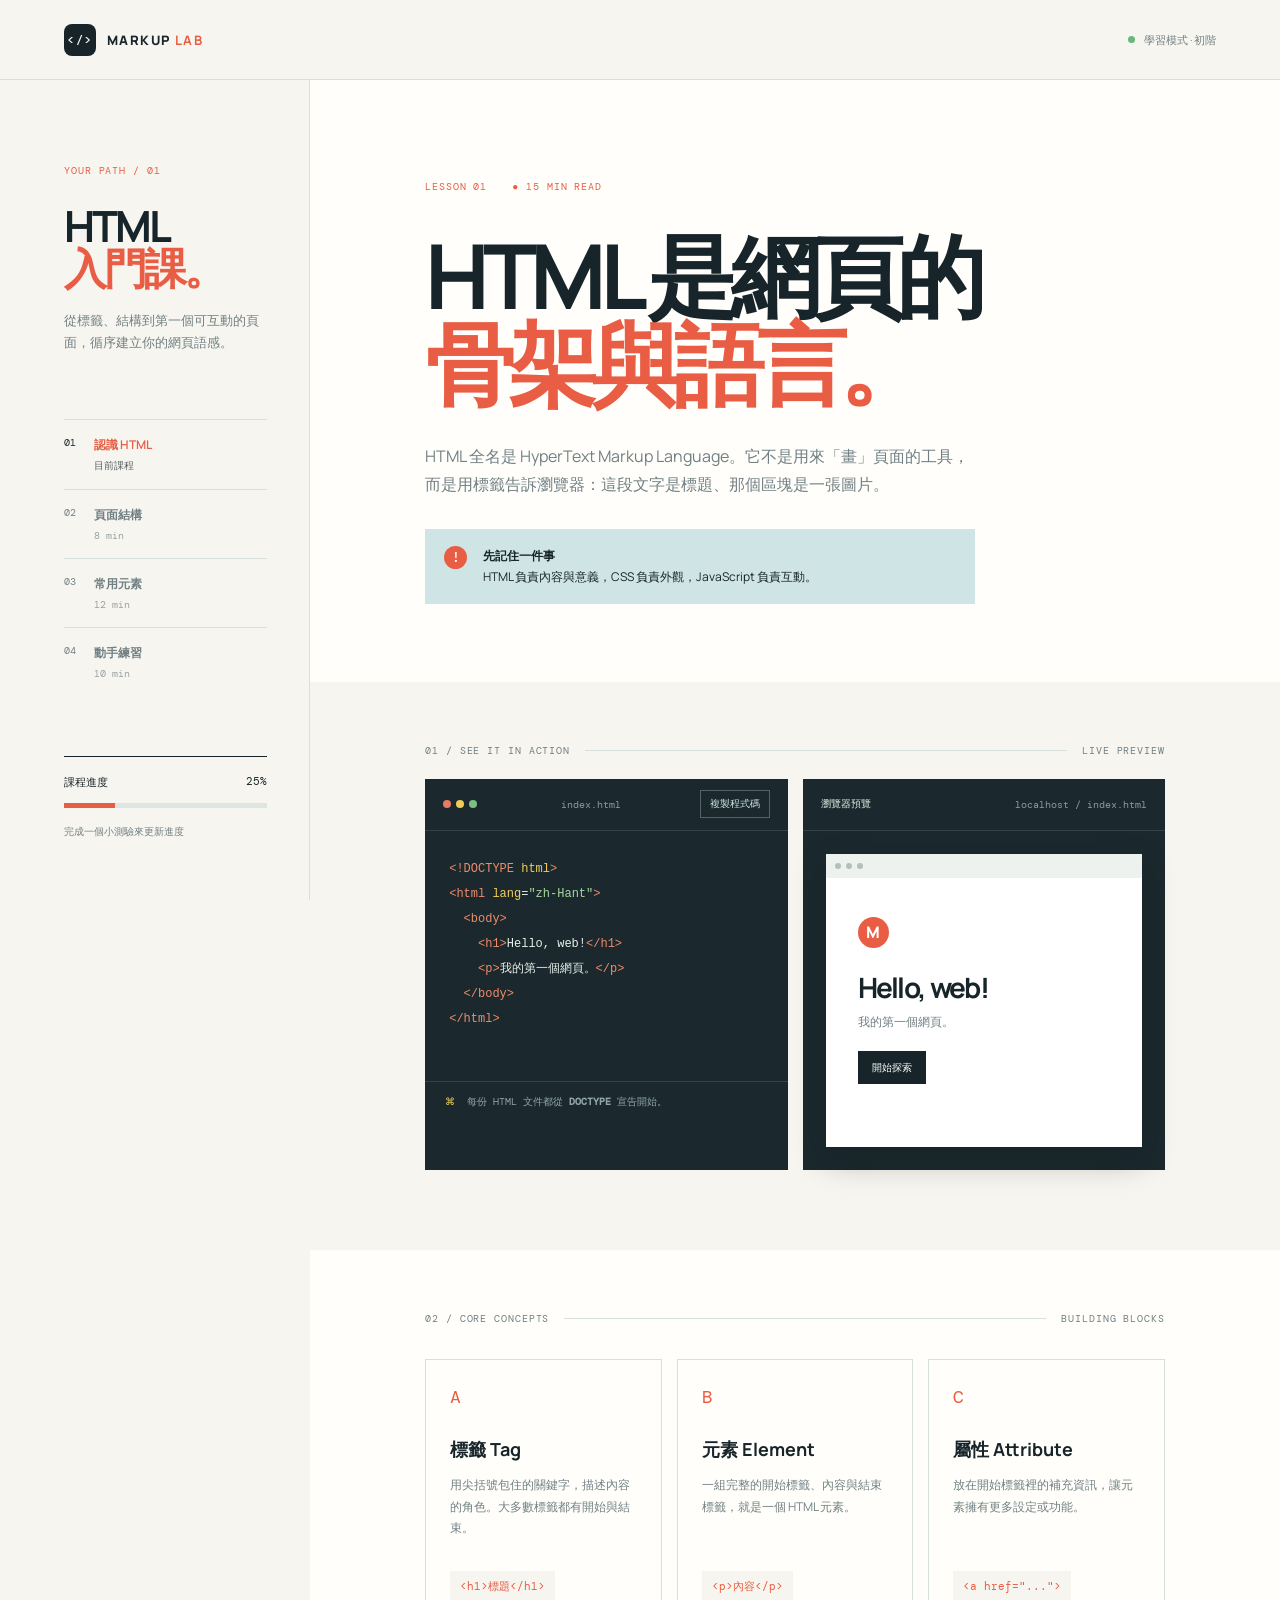
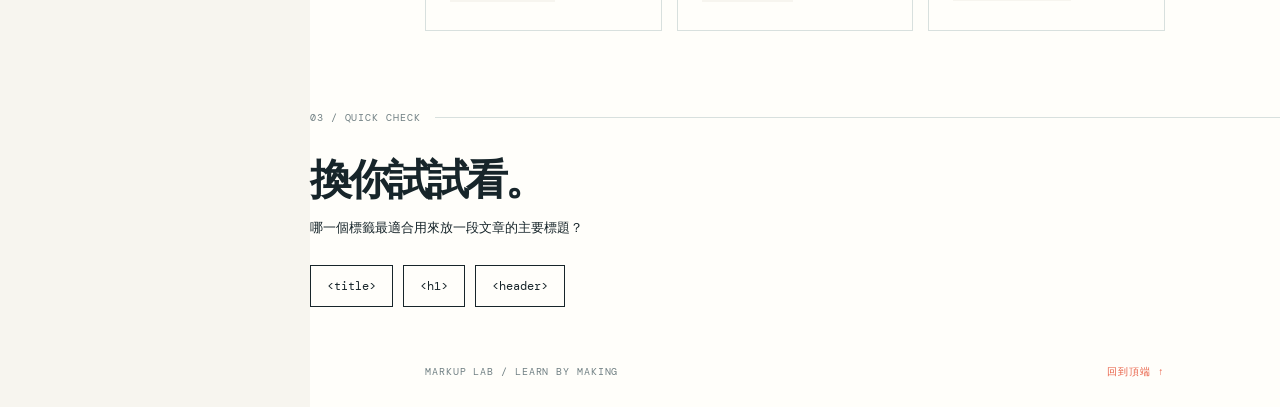
<file: index.html>
<!doctype html>
<html lang="zh-Hant">
  <head>
    <meta charset="UTF-8" />
    <meta name="viewport" content="width=device-width, initial-scale=1.0" />
    <meta name="description" content="用實作學會 HTML 的互動式入門教學。" />
    <title>Markup Lab | HTML 入門工作室</title>
    <link rel="preconnect" href="https://fonts.googleapis.com" />
    <link rel="preconnect" href="https://fonts.gstatic.com" crossorigin />
    <link href="https://fonts.googleapis.com/css2?family=DM+Mono:wght@400;500&family=Manrope:wght@400;500;600;700;800&display=swap" rel="stylesheet" />
    <link rel="stylesheet" href="styles.css" />
  </head>
  <body>
    <header class="topbar">
      <a class="logo" href="#top"><span class="logo-mark">&lt;/&gt;</span><span>MARKUP <b>LAB</b></span></a>
      <div class="topbar-meta"><span class="status-dot"></span><span>學習模式 · 初階</span><button class="menu-button" id="menuButton" aria-label="開啟課程選單">選單</button></div>
    </header>
    <div class="layout" id="top">
      <aside class="sidebar" id="sidebar">
        <p class="sidebar-label">YOUR PATH / 01</p><h1>HTML<br /><em>入門課。</em></h1><p class="sidebar-intro">從標籤、結構到第一個可互動的頁面，循序建立你的網頁語感。</p>
        <nav class="lesson-nav" aria-label="課程章節"><a class="lesson-link active" href="#start"><span>01</span><b>認識 HTML</b><i>目前課程</i></a><a class="lesson-link" href="#structure"><span>02</span><b>頁面結構</b><i>8 min</i></a><a class="lesson-link" href="#elements"><span>03</span><b>常用元素</b><i>12 min</i></a><a class="lesson-link" href="#practice"><span>04</span><b>動手練習</b><i>10 min</i></a></nav>
        <div class="progress-box"><div class="progress-title"><span>課程進度</span><strong id="progressText">25%</strong></div><div class="progress-track"><span id="progressBar"></span></div><small>完成一個小測驗來更新進度</small></div>
      </aside>
      <main class="content">
        <section class="lesson-hero" id="start"><div class="lesson-kicker"><span>LESSON 01</span><span>● 15 MIN READ</span></div><h2>HTML 是網頁的<br /><mark>骨架與語言。</mark></h2><p class="lead">HTML 全名是 HyperText Markup Language。它不是用來「畫」頁面的工具，而是用標籤告訴瀏覽器：這段文字是標題、那個區塊是一張圖片。</p><div class="tip"><span class="tip-icon">!</span><p><b>先記住一件事</b><br />HTML 負責內容與意義，CSS 負責外觀，JavaScript 負責互動。</p></div></section>
        <section class="workbench" id="structure"><div class="section-line"><span>01 / SEE IT IN ACTION</span><span class="line"></span><span>LIVE PREVIEW</span></div><div class="workbench-grid"><div class="code-panel"><div class="panel-head"><span><i class="window-dot red"></i><i class="window-dot yellow"></i><i class="window-dot green"></i></span><span class="file-name">index.html</span><button class="copy-button" id="copyButton">複製程式碼</button></div><pre><code><span class="tag">&lt;!DOCTYPE</span> <span class="attr">html</span><span class="tag">&gt;</span>
<span class="tag">&lt;html</span> <span class="attr">lang</span>=<span class="value">"zh-Hant"</span><span class="tag">&gt;</span>
  <span class="tag">&lt;body&gt;</span>
    <span class="tag">&lt;h1&gt;</span>Hello, web!<span class="tag">&lt;/h1&gt;</span>
    <span class="tag">&lt;p&gt;</span>我的第一個網頁。<span class="tag">&lt;/p&gt;</span>
  <span class="tag">&lt;/body&gt;</span>
<span class="tag">&lt;/html&gt;</span></code></pre><div class="code-note"><span>⌘</span> 每份 HTML 文件都從 <b>DOCTYPE</b> 宣告開始。</div></div><div class="preview-panel"><div class="panel-head"><span class="preview-label">瀏覽器預覽</span><span class="preview-address">localhost / index.html</span></div><div class="preview-page"><div class="preview-browser-bar"><span></span><span></span><span></span></div><div class="preview-body"><div class="mini-logo">M</div><h3>Hello, web!</h3><p>我的第一個網頁。</p><button>開始探索</button></div></div></div></div></section>
        <section class="concepts" id="elements"><div class="section-line"><span>02 / CORE CONCEPTS</span><span class="line"></span><span>BUILDING BLOCKS</span></div><div class="concept-grid"><article><span class="concept-number">A</span><h3>標籤 Tag</h3><p>用尖括號包住的關鍵字，描述內容的角色。大多數標籤都有開始與結束。</p><code>&lt;h1&gt;標題&lt;/h1&gt;</code></article><article><span class="concept-number">B</span><h3>元素 Element</h3><p>一組完整的開始標籤、內容與結束標籤，就是一個 HTML 元素。</p><code>&lt;p&gt;內容&lt;/p&gt;</code></article><article><span class="concept-number">C</span><h3>屬性 Attribute</h3><p>放在開始標籤裡的補充資訊，讓元素擁有更多設定或功能。</p><code>&lt;a href="..."&gt;</code></article></div></section>
        <section class="practice" id="practice"><div><div class="section-line"><span>03 / QUICK CHECK</span><span class="line"></span></div><h2>換你試試看。</h2><p>哪一個標籤最適合用來放一段文章的主要標題？</p></div><div class="quiz-options"><button data-answer="wrong">&lt;title&gt;</button><button data-answer="correct">&lt;h1&gt;</button><button data-answer="wrong">&lt;header&gt;</button><p class="quiz-result" id="quizResult" aria-live="polite"></p></div></section>
        <footer><span>MARKUP LAB / LEARN BY MAKING</span><a href="#top">回到頂端 ↑</a></footer>
      </main>
    </div>
    <script src="script.js"></script>
  </body>
</html>
</file>
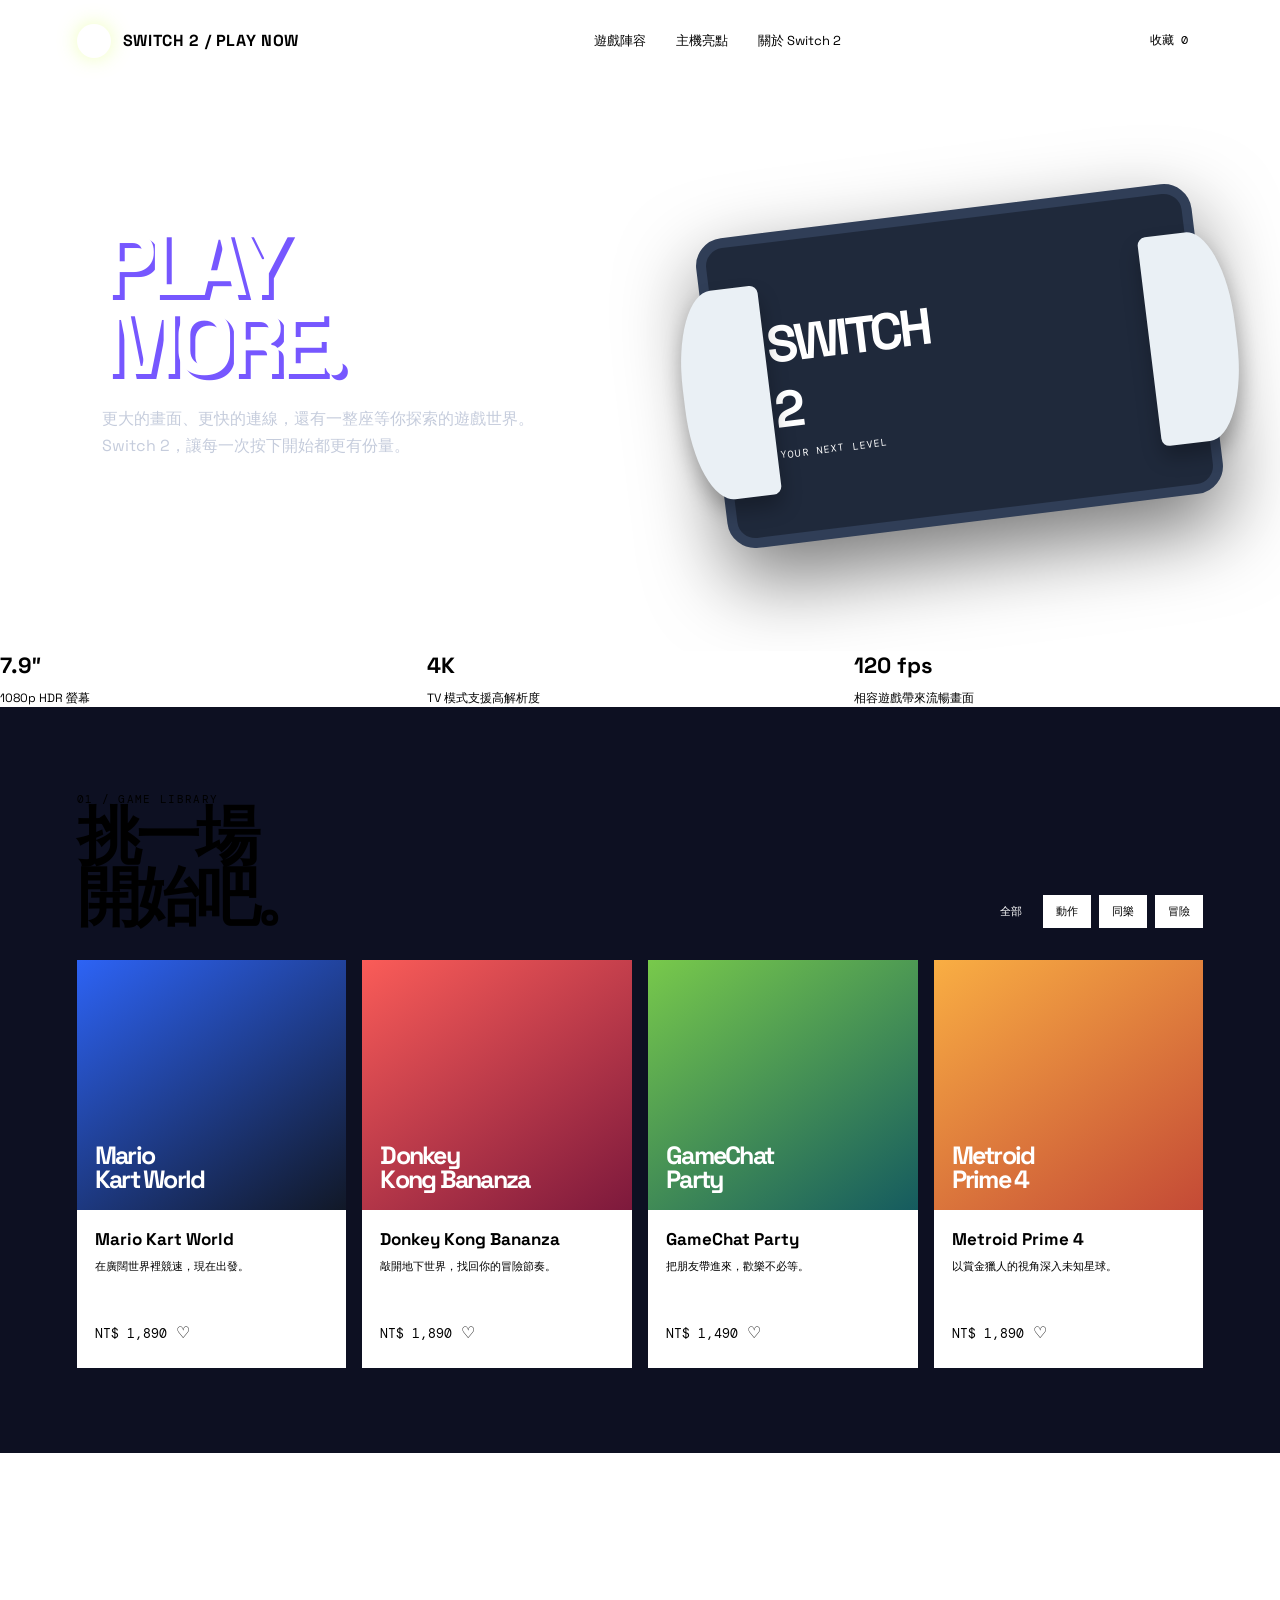
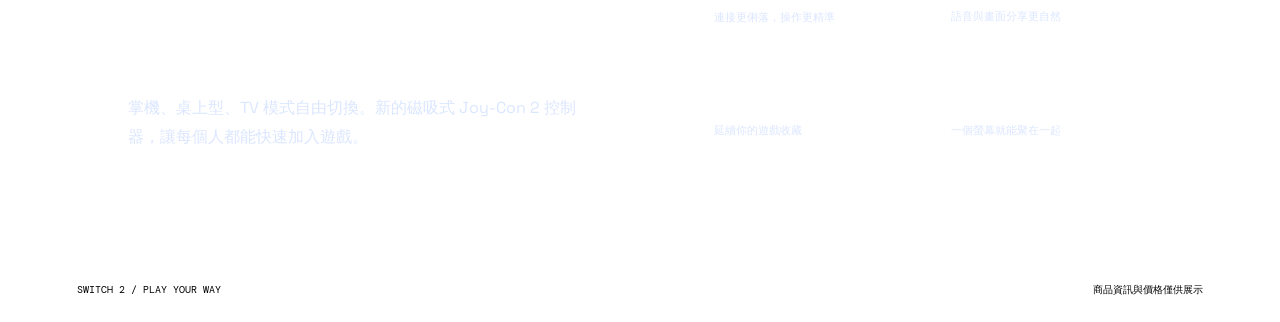
<file: switch.html>
<!DOCTYPE html>
<html lang="zh-Hant">
<head>
	<meta charset="UTF-8">
	<meta name="viewport" content="width=device-width, initial-scale=1.0">
	<title>Switch 2 | 遊戲現在開始</title>
	<link rel="preconnect" href="https://fonts.googleapis.com">
	<link rel="preconnect" href="https://fonts.gstatic.com" crossorigin>
	<link href="https://fonts.googleapis.com/css2?family=DM+Mono:wght@400;500&family=Space+Grotesk:wght@500;600;700&display=swap" rel="stylesheet">
	<style>
<<<<<<< HEAD
		:root { --navy: #090b18; --blue: #7657ff; --cyan: #5ee7ff; --lime: #d7ff4f; --paper: #101326; --muted: #9ba3c7; --line: #2a3155; --pink: #ff4f9a; }
		* { box-sizing: border-box; }
		html { scroll-behavior: smooth; }
		body { margin: 0; color: #f7f8ff; background: var(--paper); font-family: "Space Grotesk", sans-serif; background-image: linear-gradient(#ffffff05 1px, transparent 1px), linear-gradient(90deg, #ffffff05 1px, transparent 1px); background-size: 32px 32px; }
		a { color: inherit; text-decoration: none; }
		button { font: inherit; cursor: pointer; }
		.nav { position: sticky; top: 0; z-index: 5; display: flex; align-items: center; justify-content: space-between; padding: 18px 6vw; background: #090b18e8; border-bottom: 1px solid var(--line); backdrop-filter: blur(14px); }
		.brand { display: flex; align-items: center; gap: 12px; font-weight: 700; letter-spacing: .04em; }
		.brand-mark { display: grid; place-items: center; width: 34px; height: 34px; color: var(--navy); background: var(--lime); border-radius: 8px; font-size: 12px; box-shadow: 0 0 20px #d7ff4f66; }
		.nav-links { display: flex; gap: 30px; color: var(--muted); font-size: 13px; }
		.nav-links a:hover { color: var(--cyan); }
		.bag { border: 1px solid var(--cyan); padding: 10px 15px; color: var(--cyan); background: transparent; font: 12px "DM Mono", monospace; }
		.bag:hover { color: var(--navy); background: var(--cyan); }
		.hero { position: relative; display: grid; grid-template-columns: 1fr 1fr; min-height: 570px; overflow: hidden; background: radial-gradient(circle at 80% 45%, #263b77, transparent 36%), var(--navy); color: #fff; }
		.hero::before { content: "LEVEL 02  //  READY PLAYER"; position: absolute; top: 25px; right: 6vw; color: #ffffff55; font: 10px "DM Mono", monospace; letter-spacing: .14em; }
		.hero-copy { display: flex; flex-direction: column; justify-content: center; padding: 80px 8vw; }
		.eyebrow, .mono { color: var(--cyan); font: 11px "DM Mono", monospace; letter-spacing: .12em; }
		h1 { max-width: 560px; margin: 22px 0; color: #fff; font-size: clamp(54px, 7vw, 104px); line-height: .88; letter-spacing: -.08em; text-shadow: 5px 5px 0 #7657ff; }
		h1 span { color: var(--lime); }
		.hero-copy p { max-width: 460px; margin: 0 0 32px; color: #c5ccdc; font-size: 16px; line-height: 1.7; }
		.primary { width: fit-content; border: 0; padding: 15px 22px; color: var(--navy); background: var(--lime); font-weight: 700; box-shadow: 5px 5px 0 var(--pink); transition: transform .2s, box-shadow .2s; }
		.primary:hover { transform: translate(3px, 3px); box-shadow: 2px 2px 0 var(--pink); }
		.hero-art { position: relative; display: grid; place-items: center; background: radial-gradient(circle at 58% 42%, #314a88, var(--navy) 58%); }
		.console { position: relative; display: flex; align-items: center; width: min(78%, 500px); aspect-ratio: 1.6; padding: 8%; background: #171b32; border: 10px solid #303e57; border-radius: 28px; box-shadow: 0 32px 80px #0008, 0 0 35px #7657ff77; transform: rotate(-7deg); }
=======
		:root { --navy: #111827; --blue: #2d63f5; --cyan: #63d8ed; --lime: #d9f75d; --paper: #f5f7fb; --muted: #667085; --line: #dce2ed; }
		* { box-sizing: border-box; }
		html { scroll-behavior: smooth; }
		body { margin: 0; color: var(--navy); background: var(--paper); font-family: "Space Grotesk", sans-serif; }
		a { color: inherit; text-decoration: none; }
		button { font: inherit; cursor: pointer; }
		.nav { display: flex; align-items: center; justify-content: space-between; padding: 22px 6vw; background: #fff; border-bottom: 1px solid var(--line); }
		.brand { display: flex; align-items: center; gap: 12px; font-weight: 700; letter-spacing: .04em; }
		.brand-mark { display: grid; place-items: center; width: 34px; height: 34px; color: #fff; background: var(--blue); border-radius: 50%; font-size: 12px; }
		.nav-links { display: flex; gap: 30px; color: var(--muted); font-size: 13px; }
		.bag { border: 1px solid var(--navy); padding: 10px 15px; background: transparent; font: 12px "DM Mono", monospace; }
		.hero { display: grid; grid-template-columns: 1fr 1fr; min-height: 570px; overflow: hidden; background: var(--navy); color: #fff; }
		.hero-copy { display: flex; flex-direction: column; justify-content: center; padding: 80px 8vw; }
		.eyebrow, .mono { color: var(--cyan); font: 11px "DM Mono", monospace; letter-spacing: .12em; }
		h1 { max-width: 560px; margin: 22px 0; font-size: clamp(54px, 7vw, 104px); line-height: .88; letter-spacing: -.08em; }
		h1 span { color: var(--lime); }
		.hero-copy p { max-width: 460px; margin: 0 0 32px; color: #c5ccdc; font-size: 16px; line-height: 1.7; }
		.primary { width: fit-content; border: 0; padding: 15px 22px; color: var(--navy); background: var(--lime); font-weight: 700; }
		.hero-art { position: relative; display: grid; place-items: center; background: radial-gradient(circle at 58% 42%, #314a88, var(--navy) 58%); }
		.console { position: relative; display: flex; align-items: center; width: min(78%, 500px); aspect-ratio: 1.6; padding: 8%; background: #1f293b; border: 10px solid #303e57; border-radius: 28px; box-shadow: 0 32px 80px #0008; transform: rotate(-7deg); }
>>>>>>> origin/add/switch2.html
		.screen { display: grid; place-items: center; width: 100%; height: 100%; background: linear-gradient(135deg, #45b8e9, #3446c6 72%); border-radius: 5px; color: #fff; text-align: center; }
		.screen strong { display: block; font-size: clamp(25px, 4vw, 54px); letter-spacing: -.08em; }
		.screen small { font: 10px "DM Mono", monospace; letter-spacing: .12em; }
		.joy { position: absolute; top: 50%; width: 18%; height: 72%; background: #eaf0f5; transform: translateY(-50%); box-shadow: 0 12px 20px #0004; }
		.joy.left { left: -8%; border-radius: 45% 8px 8px 45%; }
		.joy.right { right: -8%; border-radius: 8px 45% 45% 8px; }
		.joy::after { content: ""; position: absolute; top: 40%; left: 35%; width: 28%; aspect-ratio: 1; border-radius: 50%; background: var(--blue); }
		.spec-strip { display: grid; grid-template-columns: repeat(3, 1fr); gap: 1px; background: var(--line); border-bottom: 1px solid var(--line); }
<<<<<<< HEAD
		.spec { padding: 28px 6vw; background: #151a31; }
		.spec strong { display: block; margin-bottom: 7px; font-size: 22px; }
		.spec span { color: var(--muted); font-size: 12px; }
		.games { padding: 85px 6vw; background: #0d1022; }
		.section-head { display: flex; align-items: end; justify-content: space-between; gap: 20px; margin-bottom: 32px; }
		h2 { margin: 0; font-size: clamp(34px, 5vw, 64px); line-height: .95; letter-spacing: -.07em; }
		.filters { display: flex; gap: 8px; flex-wrap: wrap; }
		.filter { padding: 9px 13px; border: 1px solid var(--line); background: transparent; color: var(--muted); font-size: 11px; }
		.filter.active, .filter:hover { border-color: var(--blue); color: #fff; background: var(--blue); }
		.game-grid { display: grid; grid-template-columns: repeat(4, 1fr); gap: 16px; }
		.game-card { overflow: hidden; background: #161a34; border: 1px solid var(--line); transition: transform .25s, box-shadow .25s; }
=======
		.spec { padding: 28px 6vw; background: #fff; }
		.spec strong { display: block; margin-bottom: 7px; font-size: 22px; }
		.spec span { color: var(--muted); font-size: 12px; }
		.games { padding: 85px 6vw; }
		.section-head { display: flex; align-items: end; justify-content: space-between; gap: 20px; margin-bottom: 32px; }
		h2 { margin: 0; font-size: clamp(34px, 5vw, 64px); line-height: .95; letter-spacing: -.07em; }
		.filters { display: flex; gap: 8px; flex-wrap: wrap; }
		.filter { padding: 9px 13px; border: 1px solid var(--line); background: #fff; color: var(--muted); font-size: 11px; }
		.filter.active, .filter:hover { border-color: var(--blue); color: #fff; background: var(--blue); }
		.game-grid { display: grid; grid-template-columns: repeat(4, 1fr); gap: 16px; }
		.game-card { overflow: hidden; background: #fff; border: 1px solid var(--line); transition: transform .25s, box-shadow .25s; }
>>>>>>> origin/add/switch2.html
		.game-card:hover { transform: translateY(-7px); box-shadow: 0 16px 30px #17203318; }
		.cover { display: flex; align-items: end; height: 250px; padding: 18px; color: #fff; background: linear-gradient(145deg, #2d63f5, #111827); }
		.cover.red { background: linear-gradient(145deg, #fa5c58, #7d193c); } .cover.green { background: linear-gradient(145deg, #78c94b, #155b5f); } .cover.orange { background: linear-gradient(145deg, #f9ae43, #c44a36); }
		.cover b { font-size: 25px; line-height: .95; letter-spacing: -.07em; }
		.card-body { padding: 18px; } .card-body h3 { margin: 0 0 8px; font-size: 17px; } .card-body p { min-height: 39px; margin: 0 0 18px; color: var(--muted); font-size: 11px; line-height: 1.6; }
<<<<<<< HEAD
		.card-foot { display: flex; align-items: center; justify-content: space-between; } .price { color: var(--lime); font: 13px "DM Mono", monospace; } .heart { border: 1px solid var(--line); padding: 7px 9px; color: var(--pink); background: transparent; }
		.feature { display: grid; grid-template-columns: 1fr 1fr; align-items: center; gap: 8vw; padding: 90px 10vw; color: #fff; background: var(--blue); }
		.feature p { max-width: 450px; color: #dbe6ff; line-height: 1.8; } .feature h2 { color: var(--lime); }
		.feature-list { display: grid; grid-template-columns: 1fr 1fr; gap: 12px; } .feature-list div { padding: 22px; border: 1px solid #ffffff50; } .feature-list strong { display: block; margin-bottom: 7px; font-size: 20px; } .feature-list span { color: #dbe6ff; font-size: 11px; }
		footer { display: flex; justify-content: space-between; padding: 25px 6vw; color: var(--muted); background: #090b18; font: 10px "DM Mono", monospace; }
=======
		.card-foot { display: flex; align-items: center; justify-content: space-between; } .price { font: 13px "DM Mono", monospace; } .heart { border: 1px solid var(--line); padding: 7px 9px; color: var(--blue); background: #fff; }
		.feature { display: grid; grid-template-columns: 1fr 1fr; align-items: center; gap: 8vw; padding: 90px 10vw; color: #fff; background: var(--blue); }
		.feature p { max-width: 450px; color: #dbe6ff; line-height: 1.8; } .feature h2 { color: var(--lime); }
		.feature-list { display: grid; grid-template-columns: 1fr 1fr; gap: 12px; } .feature-list div { padding: 22px; border: 1px solid #ffffff50; } .feature-list strong { display: block; margin-bottom: 7px; font-size: 20px; } .feature-list span { color: #dbe6ff; font-size: 11px; }
		footer { display: flex; justify-content: space-between; padding: 25px 6vw; color: var(--muted); background: #fff; font: 10px "DM Mono", monospace; }
>>>>>>> origin/add/switch2.html
		@media (max-width: 850px) { .nav { padding: 17px 6vw; } .nav-links { display: none; } .hero { grid-template-columns: 1fr; } .hero-copy { padding: 70px 8vw 45px; } .hero-art { min-height: 320px; } .spec-strip { grid-template-columns: 1fr; } .spec { padding: 20px 8vw; } .games { padding: 65px 7vw; } .section-head { display: block; } .filters { margin-top: 24px; } .game-grid { grid-template-columns: 1fr 1fr; } .cover { height: 190px; } .feature { grid-template-columns: 1fr; padding: 65px 8vw; } footer { display: block; line-height: 2; } }
		@media (max-width: 480px) { .game-grid { grid-template-columns: 1fr; } .cover { height: 230px; } .feature-list { grid-template-columns: 1fr; } }
	</style>
</head>
<body>
	<nav class="nav"><a class="brand" href="#top"><span class="brand-mark">S2</span> SWITCH 2 / PLAY NOW</a><div class="nav-links"><a href="#games">遊戲陣容</a><a href="#console">主機亮點</a><a href="#about">關於 Switch 2</a></div><button class="bag" id="bagButton" aria-label="查看收藏">收藏 <span id="bagCount">0</span></button></nav>
	<main id="top">
		<section class="hero"><div class="hero-copy"><div class="eyebrow">NINTENDO SWITCH 2 / 2025</div><h1>PLAY<br><span>MORE.</span></h1><p>更大的畫面、更快的連線，還有一整座等你探索的遊戲世界。Switch 2，讓每一次按下開始都更有份量。</p><a class="primary" href="#games">探索遊戲陣容 ↓</a></div><div class="hero-art" aria-label="Switch 2 主機示意圖"><div class="console"><div class="joy left"></div><div class="screen"><div><strong>SWITCH<br>2</strong><small>YOUR NEXT LEVEL</small></div></div><div class="joy right"></div></div></div></section>
		<section class="spec-strip" id="console"><div class="spec"><strong>7.9″</strong><span>1080p HDR 螢幕</span></div><div class="spec"><strong>4K</strong><span>TV 模式支援高解析度</span></div><div class="spec"><strong>120 fps</strong><span>相容遊戲帶來流暢畫面</span></div></section>
		<section class="games" id="games"><div class="section-head"><div><div class="eyebrow">01 / GAME LIBRARY</div><h2>挑一場<br>開始吧。</h2></div><div class="filters" aria-label="遊戲分類"><button class="filter active" data-filter="all">全部</button><button class="filter" data-filter="action">動作</button><button class="filter" data-filter="family">同樂</button><button class="filter" data-filter="adventure">冒險</button></div></div><div class="game-grid"><article class="game-card" data-category="action"><div class="cover"><b>Mario<br>Kart World</b></div><div class="card-body"><h3>Mario Kart World</h3><p>在廣闊世界裡競速，現在出發。</p><div class="card-foot"><span class="price">NT$ 1,890</span><button class="heart" aria-label="收藏 Mario Kart World">♡</button></div></div></article><article class="game-card" data-category="adventure"><div class="cover red"><b>Donkey<br>Kong Bananza</b></div><div class="card-body"><h3>Donkey Kong Bananza</h3><p>敲開地下世界，找回你的冒險節奏。</p><div class="card-foot"><span class="price">NT$ 1,890</span><button class="heart" aria-label="收藏 Donkey Kong Bananza">♡</button></div></div></article><article class="game-card" data-category="family"><div class="cover green"><b>GameChat<br>Party</b></div><div class="card-body"><h3>GameChat Party</h3><p>把朋友帶進來，歡樂不必等。</p><div class="card-foot"><span class="price">NT$ 1,490</span><button class="heart" aria-label="收藏 GameChat Party">♡</button></div></div></article><article class="game-card" data-category="action"><div class="cover orange"><b>Metroid<br>Prime 4</b></div><div class="card-body"><h3>Metroid Prime 4</h3><p>以賞金獵人的視角深入未知星球。</p><div class="card-foot"><span class="price">NT$ 1,890</span><button class="heart" aria-label="收藏 Metroid Prime 4">♡</button></div></div></article></div></section>
		<section class="feature" id="about"><div><div class="eyebrow">02 / BUILT DIFFERENT</div><h2>一台主機，<br>多種玩法。</h2><p>掌機、桌上型、TV 模式自由切換。新的磁吸式 Joy-Con 2 控制器，讓每個人都能快速加入遊戲。</p></div><div class="feature-list"><div><strong>磁吸 Joy-Con 2</strong><span>連接更俐落，操作更精準</span></div><div><strong>GameChat</strong><span>語音與畫面分享更自然</span></div><div><strong>向下相容</strong><span>延續你的遊戲收藏</span></div><div><strong>多人同樂</strong><span>一個螢幕就能聚在一起</span></div></div></section>
	</main>
	<footer><span>SWITCH 2 / PLAY YOUR WAY</span><span>商品資訊與價格僅供展示</span></footer>
	<script>
		const filters = document.querySelectorAll(".filter");
		const cards = document.querySelectorAll(".game-card");
		filters.forEach((filter) => filter.addEventListener("click", () => {
			filters.forEach((item) => item.classList.remove("active"));
			filter.classList.add("active");
			cards.forEach((card) => { card.hidden = filter.dataset.filter !== "all" && card.dataset.category !== filter.dataset.filter; });
		}));
		const bagCount = document.querySelector("#bagCount");
		let favorites = 0;
		document.querySelectorAll(".heart").forEach((button) => button.addEventListener("click", () => {
			const saved = button.textContent === "♥";
			button.textContent = saved ? "♡" : "♥";
			button.setAttribute("aria-pressed", String(!saved));
			favorites += saved ? -1 : 1;
			bagCount.textContent = favorites;
		}));
	</script>
</body>
</html>
</file>
<file: styles.css>
:root { --ink: #17252a; --muted: #718084; --cream: #f7f5ef; --paper: #fffefa; --coral: #e85d43; --yellow: #f4cf57; --blue: #cfe5e5; --line: #d8e0de; --mono: "DM Mono", monospace; }
* { box-sizing: border-box; } html { scroll-behavior: smooth; } body { margin: 0; color: var(--ink); background: var(--cream); font-family: "Manrope", sans-serif; } a { color: inherit; text-decoration: none; } button { font: inherit; }
.topbar { height: 80px; padding: 0 5vw; display: flex; align-items: center; justify-content: space-between; border-bottom: 1px solid var(--line); background: var(--cream); }.logo { display: flex; align-items: center; gap: 11px; font-weight: 800; font-size: 13px; letter-spacing: .11em; }.logo b { color: var(--coral); }.logo-mark { display: grid; place-items: center; width: 32px; height: 32px; color: var(--cream); background: var(--ink); border-radius: 8px; font: 500 12px var(--mono); }.topbar-meta { display: flex; align-items: center; gap: 9px; color: var(--muted); font-size: 11px; }.status-dot { width: 7px; height: 7px; border-radius: 50%; background: #69b879; }.menu-button { display: none; border: 1px solid var(--ink); background: transparent; padding: 8px 12px; font-size: 11px; }
.layout { display: grid; grid-template-columns: 310px 1fr; max-width: 1500px; margin: auto; }.sidebar { min-height: calc(100vh - 80px); padding: 74px 42px 42px 5vw; border-right: 1px solid var(--line); position: sticky; top: 0; align-self: start; }.sidebar-label, .section-line, .lesson-kicker, .sidebar small, footer { font: 10px var(--mono); letter-spacing: .09em; }.sidebar-label, .lesson-kicker, .section-line { color: var(--coral); }.sidebar h1 { margin: 28px 0 20px; font-size: 43px; line-height: .98; letter-spacing: -.07em; }.sidebar h1 em { color: var(--coral); font-style: normal; }.sidebar-intro { color: var(--muted); font-size: 13px; line-height: 1.7; max-width: 205px; }.lesson-nav { margin-top: 66px; }.lesson-link { display: grid; grid-template-columns: 30px 1fr; padding: 16px 0; border-top: 1px solid var(--line); color: var(--muted); font-size: 12px; }.lesson-link span, .lesson-link i { font: 10px var(--mono); }.lesson-link b { font-weight: 600; }.lesson-link i { grid-column: 2; margin-top: 5px; font-style: normal; opacity: .7; }.lesson-link.active { color: var(--ink); }.lesson-link.active b { color: var(--coral); }.progress-box { margin-top: 60px; padding-top: 17px; border-top: 1px solid var(--ink); }.progress-title { display: flex; justify-content: space-between; font-size: 11px; }.progress-title strong { font: 11px var(--mono); }.progress-track { height: 5px; margin: 13px 0 10px; background: #dfe5e2; }.progress-track span { display: block; width: 25%; height: 100%; background: var(--coral); transition: width .3s; }.progress-box small { color: var(--muted); letter-spacing: 0; }
.content { min-width: 0; background: var(--paper); }.lesson-hero { max-width: 850px; padding: 100px 9vw 78px; }.lesson-kicker { display: flex; gap: 25px; margin-bottom: 38px; }.lesson-hero h2 { margin: 0; font-size: clamp(47px, 7vw, 94px); line-height: .98; letter-spacing: -.08em; }.lesson-hero mark { color: var(--coral); background: transparent; }.lead { max-width: 550px; margin: 35px 0 30px; color: var(--muted); font-size: 16px; line-height: 1.8; }.tip { display: flex; gap: 16px; max-width: 550px; padding: 17px 19px; background: var(--blue); font-size: 12px; line-height: 1.7; }.tip-icon { display: grid; place-items: center; flex: 0 0 23px; height: 23px; color: var(--paper); background: var(--coral); border-radius: 50%; font: 500 13px var(--mono); }.tip p { margin: 0; }.tip b { font-weight: 700; }
.workbench, .concepts { padding: 62px 9vw 80px; background: var(--cream); }.section-line { display: flex; align-items: center; gap: 15px; color: var(--muted); }.section-line .line { height: 1px; flex: 1; background: var(--line); }.workbench-grid { display: grid; grid-template-columns: 1fr 1fr; gap: 15px; margin-top: 22px; }.code-panel, .preview-panel { min-width: 0; background: #1b292e; color: #e7efeb; }.panel-head { display: flex; height: 52px; align-items: center; justify-content: space-between; padding: 0 18px; border-bottom: 1px solid #344348; font: 10px var(--mono); }.window-dot { display: inline-block; width: 8px; height: 8px; margin-right: 5px; border-radius: 50%; }.red { background: #e97962; }.yellow { background: #f0ca56; }.green { background: #7cc181; }.file-name, .preview-address { color: #8c9c9e; }.copy-button { border: 1px solid #536367; padding: 6px 9px; color: #cfe5e5; background: transparent; cursor: pointer; font: 10px var(--mono); }.code-panel pre { min-height: 250px; margin: 0; padding: 25px 24px; overflow: auto; font: 12px/2 var(--mono); }.tag { color: #f08b68; }.attr { color: #f4cf57; }.value { color: #a8d79d; }.code-note { padding: 13px 20px; color: #91a4a6; border-top: 1px solid #344348; font: 10px var(--mono); }.code-note span { color: var(--yellow); margin-right: 6px; }.preview-label { font-family: var(--mono); }.preview-page { margin: 23px; min-height: 293px; background: white; color: var(--ink); box-shadow: 0 13px 30px #101a1d55; }.preview-browser-bar { display: flex; gap: 5px; padding: 9px; background: #edf2ef; }.preview-browser-bar span { width: 6px; height: 6px; border-radius: 50%; background: #b3c0bb; }.preview-body { padding: 39px 32px; }.mini-logo { width: 31px; height: 31px; display: grid; place-items: center; background: var(--coral); color: white; border-radius: 50%; font-weight: 800; }.preview-body h3 { margin: 20px 0 7px; font-size: 28px; letter-spacing: -.06em; }.preview-body p { margin: 0 0 20px; color: var(--muted); font-size: 12px; }.preview-body button { border: 0; padding: 9px 14px; color: white; background: var(--ink); font-size: 10px; }
.concepts { background: var(--paper); }.concept-grid { display: grid; grid-template-columns: repeat(3, 1fr); gap: 15px; margin-top: 34px; }.concept-grid article { padding: 25px 24px 28px; border: 1px solid var(--line); }.concept-number { color: var(--coral); font: 18px var(--mono); }.concept-grid h3 { margin: 28px 0 12px; font-size: 18px; }.concept-grid p { min-height: 85px; color: var(--muted); font-size: 12px; line-height: 1.8; }.concept-grid code { display: inline-block; padding: 8px 10px; background: var(--cream); color: var(--coral); font: 11px var(--mono); }
+.practice { display: flex; justify-content: space-between; gap: 40px; padding: 72px 9vw; background: var(--yellow); }.practice h2 { margin: 25px 0 10px; font-size: 42px; letter-spacing: -.07em; }.practice p { margin: 0; font-size: 13px; }.quiz-options { display: flex; align-items: flex-start; flex-wrap: wrap; gap: 10px; max-width: 340px; padding-top: 28px; }.quiz-options button { padding: 12px 16px; border: 1px solid var(--ink); color: var(--ink); background: transparent; cursor: pointer; font: 12px var(--mono); }.quiz-options button:hover, .quiz-options button.selected { color: var(--yellow); background: var(--ink); }.quiz-result { flex-basis: 100%; min-height: 20px; color: var(--coral); font-weight: 700; }footer { display: flex; justify-content: space-between; padding: 28px 9vw; color: var(--muted); background: var(--paper); }footer a { color: var(--coral); }
+@media (max-width: 800px) { .topbar { height: 68px; padding: 0 6vw; }.topbar-meta > span:not(.status-dot) { display: none; }.menu-button { display: block; }.layout { display: block; }.sidebar { display: none; position: fixed; inset: 68px 0 auto; z-index: 3; min-height: auto; padding: 25px 8vw; background: var(--cream); box-shadow: 0 12px 25px #17252a22; }.sidebar.open { display: block; }.sidebar h1, .sidebar-intro, .progress-box { display: none; }.lesson-nav { margin-top: 0; }.lesson-link { padding: 12px 0; }.content { width: 100%; }.lesson-hero, .workbench, .concepts { padding-left: 7vw; padding-right: 7vw; }.lesson-hero { padding-top: 68px; }.workbench-grid, .concept-grid { grid-template-columns: 1fr; }.practice { display: block; padding: 60px 7vw; }.quiz-options { padding-top: 30px; }.preview-page { margin: 16px; }.preview-body { padding: 30px 24px; }footer { padding: 24px 7vw; font-size: 9px; } }
</file>
